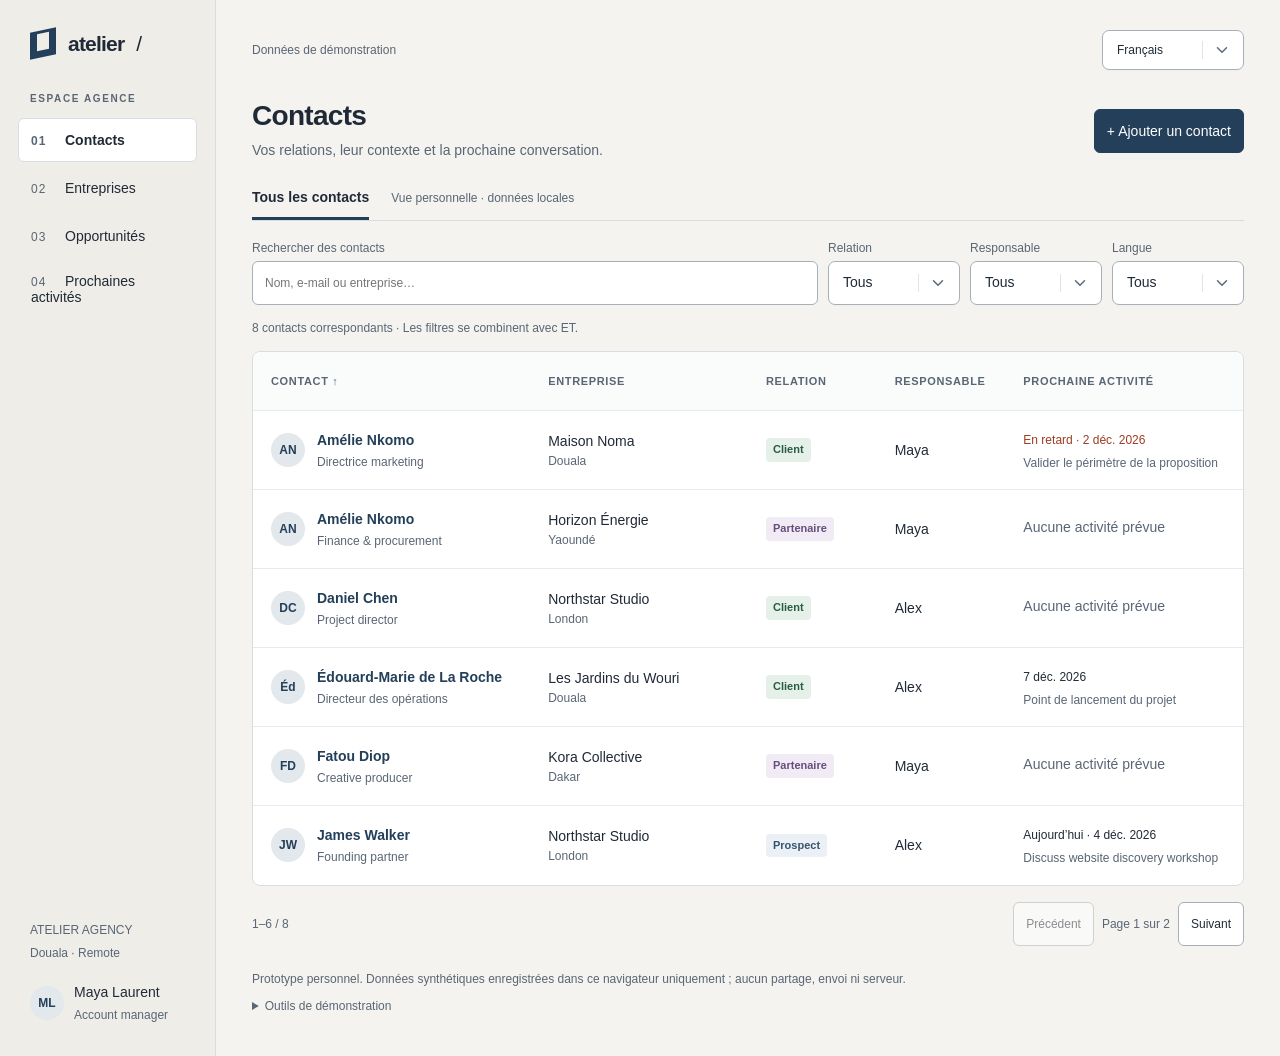
<file: examples/sales/index.html>
<!doctype html>
<html lang="fr">
<head>
<meta charset="utf-8"><meta name="viewport" content="width=device-width, initial-scale=1">
<title>Atelier · CRM</title>
<style>
:root{--canvas:#f4f3ef;--surface:#fff;--ink:#202a36;--muted:#596675;--line:#d8dde2;--accent:#233f59;--selected:#e8eef3;--success:#285c46;--warning:#9b3d22;--focus:#b65820;--radius:8px;font-family:-apple-system,BlinkMacSystemFont,"Segoe UI",sans-serif;color:var(--ink);background:var(--canvas);font-size:14px}*{box-sizing:border-box}body{margin:0}button,input,select,textarea{font:inherit}button,a,input,select,textarea{touch-action:manipulation}button{cursor:pointer}button,input,select,textarea{border:1px solid #a7b0b9;border-radius:6px;background:#fff;color:var(--ink);min-height:44px;padding:10px 12px}button:hover{background:#eef1f3}button:disabled{opacity:.5;cursor:default}button.primary{background:var(--accent);color:#fff;border-color:var(--accent)}button.primary:hover{background:#152e44}button.quiet{border-color:transparent;background:transparent}button.small{padding:6px 10px}a{color:var(--accent)}:focus-visible{outline:3px solid var(--focus);outline-offset:3px}button,a{ -webkit-tap-highlight-color:transparent}h1,h2,h3,p{margin:0}h1{font-size:28px;letter-spacing:-.7px}h2{font-size:23px;letter-spacing:-.4px}h3{font-size:16px}small,.muted{color:var(--muted)}small{font-size:12px}.shell{display:grid;grid-template-columns:216px minmax(0,1fr);min-height:100vh}.sidebar{padding:30px 18px;border-right:1px solid var(--line);display:flex;flex-direction:column;background:#eeede8}.brand{display:flex;align-items:center;gap:12px;margin:0 12px 36px;font-size:21px;font-weight:700;letter-spacing:-.8px}.mark{width:26px;height:27px;display:inline-block;border:7px solid var(--accent);border-top-width:3px;transform:skewY(-12deg)}.workspace{margin:0 12px 14px;text-transform:uppercase;font-size:10px;font-weight:700;letter-spacing:1.6px;color:var(--muted)}nav{display:grid;gap:4px}nav button{text-align:left;background:transparent;border-color:transparent;font-weight:500}nav button.active{background:#fff;border-color:var(--line);font-weight:650}nav .n{display:inline-flex;margin-right:10px;width:24px;color:var(--muted);font-size:12px;letter-spacing:1px}.aside-foot{margin-top:auto;padding:40px 12px 0;line-height:1.6}.user{display:flex;gap:10px;align-items:center;margin-top:18px}.avatar{width:34px;height:34px;flex:none;border-radius:50%;display:grid;place-items:center;background:#e2e8eb;color:var(--accent);font-weight:650;font-size:12px}.main{min-width:0;padding:30px 36px 40px;max-width:1640px}.topline{display:flex;justify-content:space-between;align-items:center;gap:12px;margin-bottom:30px;color:var(--muted);font-size:12px}.locale{padding:6px 10px;min-height:38px}.heading{display:flex;justify-content:space-between;align-items:center;gap:16px;margin-bottom:28px}.heading p{margin-top:8px;color:var(--muted);line-height:1.5}.view{border-bottom:1px solid var(--line);display:flex;gap:22px;margin-bottom:20px}.view span{border-bottom:3px solid var(--accent);padding:0 0 12px;font-weight:650}.view small{padding-top:2px}.toolbar{display:flex;gap:10px;flex-wrap:wrap;align-items:end;margin-bottom:16px}.toolbar label{display:grid;gap:6px;color:var(--muted);font-size:12px}.toolbar .search{flex:1;min-width:210px}.toolbar input{width:100%}.toolbar select{max-width:190px}.results-meta{display:flex;align-items:center;justify-content:space-between;gap:10px;margin:16px 0;font-size:12px;color:var(--muted)}.scope{display:flex;gap:6px;flex-wrap:wrap}.filter-chip{min-height:32px;font-size:12px;padding:4px 9px;background:#e7ecef;border-color:#becbd5}.table-wrap{background:var(--surface);border:1px solid var(--line);border-radius:var(--radius);overflow-x:auto}table{border-collapse:collapse;width:100%;text-align:left;table-layout:fixed}th{font-size:11px;color:var(--muted);font-weight:650;text-transform:uppercase;letter-spacing:.65px;background:#fafbfb;height:44px}td,th{padding:14px 18px;border-bottom:1px solid #e7eaed;overflow-wrap:anywhere}tr:last-child td{border-bottom:0}td{height:79px;line-height:1.5}tbody tr:hover{background:#f9fafb}.identity{display:flex;gap:12px;align-items:center;min-width:0}.identity a{font-weight:650;text-decoration:none}.identity a:hover{text-decoration:underline}.identity small{display:block;margin-top:2px}.badge{display:inline-block;font-size:11px;line-height:1.4;border-radius:4px;padding:4px 7px;font-weight:600;background:#edf0f2;color:#42505f}.badge.client{background:#e5f0e9;color:#285c46}.badge.prospect{background:#eaf0f6;color:#36546e}.badge.partner{background:#f0ebf4;color:#684d7b}.overdue{color:var(--warning);font-size:12px}.due{font-size:12px}.footer{display:flex;justify-content:space-between;gap:14px;align-items:center;padding-top:16px;color:var(--muted);font-size:12px}.pager{display:flex;gap:8px;align-items:center}.empty{background:#fff;border:1px solid var(--line);padding:56px 24px;text-align:center;border-radius:8px}.empty p{margin:10px 0 20px;color:var(--muted)}.activity-list{background:#fff;border:1px solid var(--line);border-radius:8px}.activity-row{display:grid;grid-template-columns:minmax(0,1fr) 110px auto;gap:20px;align-items:center;padding:20px;border-bottom:1px solid var(--line)}.activity-row:last-child{border:0}.activity-row p{margin-top:5px}.activity-row.done h3{text-decoration:line-through;color:var(--muted)}.company-grid{display:grid;grid-template-columns:repeat(2,minmax(0,1fr));gap:16px}.company{border:1px solid var(--line);padding:24px;background:white;border-radius:8px}.company .line{display:flex;justify-content:space-between;gap:12px;padding-top:16px;margin-top:16px;border-top:1px solid var(--line)}.company p{margin-top:7px}.money{text-align:right;font-variant-numeric:tabular-nums}.banner{background:#fff2e9;border:1px solid #ce8b60;color:#74300e;padding:12px;margin-bottom:16px;border-radius:6px;line-height:1.5}.banner:empty{display:none}.notice{color:var(--muted);font-size:12px;line-height:1.6;margin-top:24px}.notice details{margin-top:8px}.notice button{margin-top:8px}.status{position:fixed;bottom:20px;left:50%;transform:translateX(-50%);max-width:calc(100% - 32px);background:#233f59;color:white;padding:12px 20px;border-radius:7px;box-shadow:0 4px 20px #0002;z-index:5}.status:empty{display:none}dialog{padding:0;border:1px solid var(--line);border-radius:12px;width:min(560px,calc(100vw - 32px));max-height:calc(100dvh - 32px);color:var(--ink);box-shadow:0 24px 100px #15212e33}dialog::backdrop{background:#17212d61}.dialog-head{padding:24px 26px;border-bottom:1px solid var(--line);display:flex;justify-content:space-between;gap:16px;align-items:start}.dialog-head p{margin-top:7px;color:var(--muted)}.dialog-head .close{font-size:20px;min-width:44px;padding:5px}.dialog-body{padding:24px 26px}.dialog-body section+section{border-top:1px solid var(--line);padding-top:22px;margin-top:24px}.section-title{display:flex;align-items:center;justify-content:space-between;gap:10px;margin-bottom:16px}.properties{display:grid;grid-template-columns:110px minmax(0,1fr);gap:14px;margin:0}.properties dt{color:var(--muted);font-size:12px}.properties dd{margin:0;overflow-wrap:anywhere}.dialog-actions{display:flex;gap:10px;justify-content:end;padding:18px 26px;border-top:1px solid var(--line);background:#fafbfb}.form-grid{display:grid;grid-template-columns:1fr 1fr;gap:16px}.form-grid label{display:grid;gap:7px;font-size:12px;color:var(--muted)}.form-grid input,.form-grid select,.form-grid textarea{width:100%;min-width:0}.full{grid-column:1/-1}.form-error{color:#8c2f16;background:#fff0ea;padding:12px;border-radius:6px;margin-bottom:16px;line-height:1.5}.form-error:empty{display:none}.related{margin-top:12px;display:flex;justify-content:space-between;gap:14px;align-items:center}.related p{font-weight:600}.related small{display:block;margin-top:4px}.draft-note{font-size:12px;color:var(--muted);margin-top:16px;line-height:1.5}.mobile-activity{display:none}.sort-link{border:0;background:none;min-height:30px;padding:0;font:inherit;font-weight:inherit;color:inherit;text-transform:inherit;letter-spacing:inherit}.subtle-row{margin-top:8px;font-size:12px;line-height:1.5}
@media(max-width:1150px){.shell{grid-template-columns:175px minmax(0,1fr)}.sidebar{padding-inline:10px}.main{padding:24px}.brand{font-size:19px}.col-owner{display:none}th,td{padding:14px}.col-name{width:31%!important}}
@media(max-width:780px){input,select,textarea{font-size:16px}.shell{display:block}.sidebar{padding:16px;border-right:0;border-bottom:1px solid var(--line)}.brand{margin:0;font-size:20px}.workspace,.aside-foot{display:none}nav{display:flex;margin-top:14px;overflow-x:auto;gap:4px}nav button{white-space:nowrap;padding:8px 10px;min-height:44px}nav .n{display:none}.main{padding:20px 16px 32px}.topline{margin-bottom:22px}.heading{align-items:start}.heading h1{font-size:25px}.heading p{max-width:37ch}.heading .primary{flex:none}.toolbar .search{flex-basis:100%}.toolbar label{flex:1;min-width:115px}.toolbar select{max-width:none;width:100%}.company-grid{grid-template-columns:1fr}.col-company,.col-next{display:none}.col-name{width:68%!important}.col-status{width:32%!important}.identity{align-items:start;gap:10px}.identity .avatar{width:30px;height:30px}.mobile-activity{display:block;font-size:12px;margin-top:6px}.desktop-company{display:none}td{vertical-align:top;padding:16px 12px}.footer{align-items:start;flex-direction:column}.pager{width:100%;justify-content:space-between}.activity-row{grid-template-columns:1fr auto;gap:12px;padding:16px}.activity-row .activity-date{grid-column:1;grid-row:2}.activity-row>button{grid-column:2;grid-row:1/3}.opps-table{min-width:630px}.dialog-body{padding:20px}.dialog-head{padding:20px}.dialog-actions{padding:16px 20px}.form-grid{grid-template-columns:1fr}.full{grid-column:auto}.properties{grid-template-columns:85px minmax(0,1fr)}.results-meta{align-items:start;flex-direction:column}.heading{flex-wrap:wrap}.heading button{margin-left:auto}}
@media(prefers-reduced-motion:no-preference){button{transition:background 120ms}dialog[open]{animation:appear 160ms ease-out}@keyframes appear{from{opacity:0}to{opacity:1}}}
/* Authored dropdown controls; native selects remain hidden data/form backing. */
select[data-customized]{display:none!important}
.dropdown-trigger{display:inline-flex;align-items:center;justify-content:space-between;gap:16px;text-align:left;min-height:44px;padding:10px 12px 10px 14px;border:1px solid #a7b0b9;border-radius:7px;background:#fff;box-shadow:0 1px 2px #202a3605;line-height:1.4;font-weight:500;min-width:0;color:var(--ink);cursor:pointer}
.dropdown-trigger:hover{border-color:#738293;background:#f8fafb}
.dropdown-trigger[aria-expanded="true"]{border-color:var(--accent);background:#f3f6f8;box-shadow:0 0 0 2px #233f5914}
.dropdown-value{min-width:0;overflow-wrap:anywhere}
.dropdown-chevron{display:flex;align-items:center;justify-content:center;flex:none;color:#5a6d7d;border-left:1px solid #dfe4e8;padding-left:10px;margin-left:2px}
.dropdown-trigger[aria-expanded="true"] .dropdown-chevron svg{transform:rotate(180deg)}
.dropdown-trigger.locale{min-width:142px;font-size:12px;min-height:40px;padding-block:8px}
.toolbar .dropdown-trigger{min-width:132px;width:100%;font-size:14px}
.form-grid .dropdown-trigger{width:100%;font-size:14px;min-width:0}
td .dropdown-trigger{width:100%;min-width:0;font-size:13px;padding-inline:10px;gap:8px}
td .dropdown-chevron{padding-left:6px}
.dropdown-popover{position:fixed;inset:auto;margin:0;padding:6px;border:1px solid #bcc7d0;border-radius:10px;background:#fff;color:var(--ink);box-shadow:0 12px 36px #172b3a26,0 2px 6px #172b3a12;z-index:40;overflow:hidden;font:14px/1.4 -apple-system,BlinkMacSystemFont,"Segoe UI",sans-serif;text-align:left;box-sizing:border-box;max-width:calc(100vw - 16px)}
.dropdown-popover::backdrop{background:transparent}
.dropdown-caption{padding:9px 10px 10px;font-size:10px;font-weight:700;line-height:1.3;text-transform:uppercase;letter-spacing:1.1px;color:var(--muted);overflow-wrap:anywhere}
.dropdown-list{overflow-y:auto;overscroll-behavior:contain;scroll-padding:5px;min-height:0;padding:2px;outline:none;scrollbar-width:thin;scrollbar-color:#a5b2bd transparent}
.dropdown-list:focus-visible{outline:2px solid var(--accent);outline-offset:-2px;border-radius:5px}
.dropdown-option{display:flex;gap:12px;align-items:center;justify-content:space-between;min-height:44px;padding:10px 11px;border-radius:6px;cursor:pointer;border:1px solid transparent;line-height:1.45;color:var(--ink)}
.dropdown-option-copy{display:grid;gap:2px;min-width:0}.dropdown-option-label{min-width:0;overflow-wrap:anywhere}.dropdown-option-description{font-size:12px;font-weight:400;color:var(--muted);line-height:1.45;overflow-wrap:anywhere}.dropdown-value .dropdown-option-description{display:block;margin-top:3px}
.dropdown-option[aria-selected="true"]{background:#edf2f6;color:#233f59;font-weight:600}
.dropdown-option.is-active{background:#e0e9f0;border-color:#9bacbc}
.dropdown-option[aria-disabled="true"]{opacity:.5;cursor:default}
.dropdown-check{display:flex;flex:none;width:18px;color:var(--accent);visibility:hidden}
.dropdown-option[aria-selected="true"] .dropdown-check{visibility:visible}
.dropdown-search-wrap{padding:0 4px 8px;border-bottom:1px solid #e5e9ed;margin-bottom:4px}
.dropdown-search{width:100%;min-height:40px;padding:8px 10px;background:#f8fafb;border-color:#c3cdd5;font-size:14px}
.dropdown-empty{padding:16px 12px;color:var(--muted);font-size:13px}
@media(max-width:780px){.toolbar .dropdown-trigger{min-width:0;font-size:16px}.form-grid .dropdown-trigger,.dropdown-search{font-size:16px}.dropdown-option{min-height:46px}.dropdown-trigger.locale{min-width:140px}.dropdown-popover{border-radius:9px}}
@media(prefers-reduced-motion:no-preference){.dropdown-chevron svg{transition:transform 140ms ease}}

</style>
</head>
<body>
<div id="app"></div><dialog id="record" aria-labelledby="dialog-title"></dialog><div id="status" class="status" role="status" aria-live="polite"></div>
<script>
'use strict';
const KEY='atelier-crm-v1', UIKEY=KEY+'-view';
const words={fr:{contacts:'Contacts',companies:'Entreprises',opportunities:'Opportunités',activities:'Prochaines activités',workspace:'Espace agence',synthetic:'Données de démonstration',desc:'Vos relations, leur contexte et la prochaine conversation.',addContact:'Ajouter un contact',allContacts:'Tous les contacts',local:'Vue personnelle · données locales',search:'Rechercher des contacts',searchHint:'Nom, e-mail ou entreprise…',status:'Relation',owner:'Responsable',language:'Langue',all:'Tous',client:'Client',prospect:'Prospect',partner:'Partenaire',name:'Contact',company:'Entreprise',next:'Prochaine activité',noActivity:'Aucune activité prévue',overdue:'En retard',today:'Aujourd’hui',reset:'Réinitialiser',matches:'contacts correspondants',previous:'Précédent',nextPage:'Suivant',page:'Page',of:'sur',empty:'Aucun contact trouvé',emptyDesc:'Essayez un autre nom ou retirez un filtre.',edit:'Modifier',close:'Fermer',email:'E-mail',phone:'Téléphone',role:'Fonction',notSet:'Non renseigné',details:'Coordonnées',relatedOpps:'Opportunités liées',noOpp:'Aucune opportunité liée.',amount:'Montant',stage:'Étape',discovery:'Découverte',proposal:'Proposition',negotiation:'Négociation',won:'Gagnée',lost:'Perdue',cancel:'Annuler',save:'Enregistrer',newContact:'Nouveau contact',editContact:'Modifier le contact',fullName:'Nom complet',required:'Requis',saved:'Enregistré sur cet appareil.',saveError:'Échec de l’enregistrement. Vos saisies sont conservées. Réessayez.',draft:'Le brouillon est conservé en mémoire si vous fermez ce formulaire.',addActivity:'Ajouter une activité',activityTitle:'Objet du suivi',dueDate:'Date d’échéance',contact:'Contact',complete:'Terminer',undo:'Rétablir',open:'À faire',done:'Terminées',activitiesDesc:'Un suivi clair pour chaque relation. Les dates sont locales.',noTasks:'Aucune activité dans cette vue',noTasksDesc:'Ajoutez un suivi depuis un contact ou ci-dessus.',companiesDesc:'Les entreprises reliées à vos contacts et à vos opportunités.',oppsDesc:'Des dossiers commerciaux reliés à leurs interlocuteurs.',contactsCount:'contacts',openValue:'Opportunités ouvertes',viewContacts:'Voir les contacts',primaryContact:'Contact principal',boundary:'Prototype personnel. Données synthétiques enregistrées dans ce navigateur uniquement ; aucun partage, envoi ni serveur.',demoTools:'Outils de démonstration',failNext:'Simuler un échec au prochain enregistrement',failureArmed:'Le prochain enregistrement échouera volontairement.',storageRead:'Le stockage local est inaccessible ou invalide. Les données de démonstration sont affichées ; les changements restent non enregistrés tant que le stockage échoue.',activityFor:'Suivi pour',draftRecovery:'Brouillon récupéré.',completed:'Activité terminée.',restored:'Activité rétablie.',date:'Échéance',contactDesc:'Créez une relation et attribuez son suivi.',editDesc:'Mettez à jour les informations partagées dans cette vue.',notFound:'Ce contact est introuvable.',contactRequired:'Saisissez un nom et une adresse e-mail valides.',activityRequired:'Saisissez un objet, une date et un contact.',opportunity:'Opportunité',activity:'Activité',due:'À venir',countScope:'Les filtres se combinent avec ET.',noCompany:'Sans entreprise'},en:{contacts:'Contacts',companies:'Companies',opportunities:'Opportunities',activities:'Next activities',workspace:'Agency workspace',synthetic:'Synthetic demo data',desc:'Your relationships, their context, and the next conversation.',addContact:'Add contact',allContacts:'All contacts',local:'Personal view · local data',search:'Search contacts',searchHint:'Name, email or company…',status:'Relationship',owner:'Owner',language:'Language',all:'All',client:'Client',prospect:'Prospect',partner:'Partner',name:'Contact',company:'Company',next:'Next activity',noActivity:'No activity scheduled',overdue:'Overdue',today:'Today',reset:'Reset filters',matches:'matching contacts',previous:'Previous',nextPage:'Next',page:'Page',of:'of',empty:'No contacts found',emptyDesc:'Try another name or remove a filter.',edit:'Edit',close:'Close',email:'Email',phone:'Phone',role:'Role',notSet:'Not set',details:'Contact details',relatedOpps:'Related opportunities',noOpp:'No related opportunities.',amount:'Amount',stage:'Stage',discovery:'Discovery',proposal:'Proposal',negotiation:'Negotiation',won:'Won',lost:'Lost',cancel:'Cancel',save:'Save',newContact:'New contact',editContact:'Edit contact',fullName:'Full name',required:'Required',saved:'Saved on this device.',saveError:'Save failed. Your input is preserved. Please retry.',draft:'Your draft stays in memory if you close this form.',addActivity:'Add activity',activityTitle:'Follow-up subject',dueDate:'Due date',contact:'Contact',complete:'Complete',undo:'Undo',open:'To do',done:'Completed',activitiesDesc:'A clear next step for every relationship. Dates use local time.',noTasks:'No activities in this view',noTasksDesc:'Add a follow-up from a contact or above.',companiesDesc:'The companies connected to your contacts and opportunities.',oppsDesc:'Commercial work connected to the people behind it.',contactsCount:'contacts',openValue:'Open opportunities',viewContacts:'View contacts',primaryContact:'Primary contact',boundary:'Personal prototype. Synthetic data stored only in this browser; no sharing, sending or server.',demoTools:'Demo tools',failNext:'Fail the next save',failureArmed:'The next save will intentionally fail.',storageRead:'Local storage is unavailable or invalid. Showing demo data; changes will remain unsaved while storage fails.',activityFor:'Follow-up for',draftRecovery:'Draft recovered.',completed:'Activity completed.',restored:'Activity restored.',date:'Due',contactDesc:'Create a relationship and assign its follow-up.',editDesc:'Update the information shared across this view.',notFound:'This contact could not be found.',contactRequired:'Enter a name and valid email address.',activityRequired:'Enter a subject, date and contact.',opportunity:'Opportunity',activity:'Activity',due:'Upcoming',countScope:'Filters combine with AND.',noCompany:'No company'}};
Object.assign(words.fr,{storageUnavailable:'Le stockage est inaccessible. Les données de démonstration restent temporaires.',storageMalformed:'Le contenu enregistré est illisible. Sa version originale est conservée.',storageInvalid:'La structure des données enregistrées est invalide. La version originale est conservée.',storageNewer:'Ces données utilisent une version plus récente non prise en charge.',storageMigration:'La migration des données existantes a échoué. Les données valides restent affichées et la source est conservée.',storageChanged:'Les données enregistrées ont changé depuis leur chargement.',storageBlocked:'Les écritures sont bloquées. Réessayez le chargement ou choisissez une réinitialisation avec copie de sauvegarde.',storageRetry:'Réessayer le chargement',storageReset:'Réinitialiser la démo et garder la source',storageSource:'Télécharger la source enregistrée',storageRecovered:'Démo réinitialisée ; la source originale est sauvegardée séparément.',storageReloaded:'Données rechargées.',viewStorageWarning:'Les préférences de vue ne peuvent pas être enregistrées ; leur valeur originale reste conservée.'});
Object.assign(words.en,{storageUnavailable:'Storage is unavailable. The displayed demo data is temporary.',storageMalformed:'The saved content is unreadable. Its original bytes are preserved.',storageInvalid:'The saved data has an invalid structure. Its original bytes are preserved.',storageNewer:'This saved data uses an unsupported newer version.',storageMigration:'Migration failed. The valid existing data is still displayed and its source is preserved.',storageChanged:'Saved data changed since it was loaded.',storageBlocked:'Writes are blocked. Retry loading or explicitly reset with a source backup.',storageRetry:'Retry loading',storageReset:'Reset demo and keep saved source',storageSource:'Download saved source',storageRecovered:'Demo reset; original saved bytes are backed up separately.',storageReloaded:'Data reloaded.',viewStorageWarning:'View preferences cannot be saved; their original value is preserved.'});
Object.assign(words.fr,{interfaceLanguage:'Langue de l’interface',searchChoices:'Rechercher une option…',noChoices:'Aucune option correspondante.'});
Object.assign(words.en,{interfaceLanguage:'Interface language',searchChoices:'Search choices…',noChoices:'No matching choices.'});
let failNext=false, noticeTimer, opener, dialogMode='', activeId='', draftMap={}, activityView='open';
const clone=x=>JSON.parse(JSON.stringify(x));
function day(offset=0){let d=new Date();d.setDate(d.getDate()+offset);return `${d.getFullYear()}-${String(d.getMonth()+1).padStart(2,'0')}-${String(d.getDate()).padStart(2,'0')}`}
const seed={companies:[{id:'co1',name:'Maison Noma',sector:'Design & lifestyle',city:'Douala'},{id:'co2',name:'Horizon Énergie',sector:'Énergie / Energy',city:'Yaoundé'},{id:'co3',name:'Northstar Studio',sector:'Architecture',city:'London'},{id:'co4',name:'Les Jardins du Wouri',sector:'Hospitalité / Hospitality',city:'Douala'},{id:'co5',name:'Kora Collective',sector:'Culture & events',city:'Dakar'}],contacts:[{id:'c1',name:'Amélie Nkomo',email:'amelie.nkomo@example.com',phone:'+237 690 123 456',role:'Directrice marketing',company:'co1',status:'client',owner:'Maya',language:'fr'},{id:'c2',name:'James Walker',email:'james.walker@example.com',phone:'+44 7700 900123',role:'Founding partner',company:'co3',status:'prospect',owner:'Alex',language:'en'},{id:'c3',name:'Sarah Mballa',email:'sarah.mballa@example.com',phone:'+237 691 222 333',role:'Responsable communication',company:'co2',status:'prospect',owner:'Maya',language:'fr'},{id:'c4',name:'Édouard-Marie de La Roche',email:'edouard.delaroche@example.com',phone:'',role:'Directeur des opérations',company:'co4',status:'client',owner:'Alex',language:'fr'},{id:'c5',name:'Fatou Diop',email:'fatou.diop@example.com',phone:'+221 77 000 1122',role:'Creative producer',company:'co5',status:'partner',owner:'Maya',language:'en'},{id:'c6',name:'Daniel Chen',email:'daniel.chen@example.com',phone:'',role:'Project director',company:'co3',status:'client',owner:'Alex',language:'en'},{id:'c7',name:'Amélie Nkomo',email:'amelie.finance@example.com',phone:'+237 692 444 555',role:'Finance & procurement',company:'co2',status:'partner',owner:'Maya',language:'fr'},{id:'c8',name:'Olivier Talla',email:'olivier.talla@example.com',phone:'+237 693 555 111',role:'Consultant indépendant',company:'',status:'prospect',owner:'Alex',language:'fr'}],opportunities:[{id:'o1',name:'Identité de marque / Brand identity',company:'co1',contact:'c1',amount:14500,stage:'proposal'},{id:'o2',name:'Website & launch campaign',company:'co3',contact:'c2',amount:24000,stage:'discovery'},{id:'o3',name:'Communication institutionnelle',company:'co2',contact:'c3',amount:18000,stage:'negotiation'},{id:'o4',name:'Expérience digitale / Digital experience',company:'co4',contact:'c4',amount:9200,stage:'won'}],activities:[{id:'a1',contact:'c1',title:'Valider le périmètre de la proposition',date:day(-2),done:false},{id:'a2',contact:'c2',title:'Discuss website discovery workshop',date:day(0),done:false},{id:'a3',contact:'c3',title:'Envoyer les références de campagne',date:day(1),done:false},{id:'a4',contact:'c4',title:'Point de lancement du projet',date:day(3),done:false},{id:'a5',contact:'c5',title:'Review partnership ideas',date:day(-5),done:true}]};
// STORAGE_LOGIC_START — shared verbatim with the Node verification harness.
function createAtelierStorage(storage, key, fixtures) {
  const copy = value => JSON.parse(JSON.stringify(value));
  const plain = value => value !== null && typeof value === 'object' && !Array.isArray(value);
  const idOK = value => typeof value === 'string' && /^[A-Za-z][A-Za-z0-9_-]*$/.test(value);
  const text = (value, required = false) => typeof value === 'string' && (!required || value.trim().length > 0);
  const dateOK = value => {
    if (typeof value !== 'string' || !/^\d{4}-\d{2}-\d{2}$/.test(value) || value.startsWith('0000')) return false;
    const date = new Date(value + 'T12:00:00Z');
    return Number.isFinite(date.valueOf()) && date.toISOString().slice(0, 10) === value;
  };
  function validate(data) {
    if (!plain(data)) throw Error('data-object');
    const ids = new Set();
    for (const collection of ['companies', 'contacts', 'opportunities', 'activities']) {
      if (!Array.isArray(data[collection])) throw Error('collection-' + collection);
      for (const record of data[collection]) {
        if (!plain(record) || !idOK(record.id) || ids.has(record.id)) throw Error('record-id-' + collection);
        ids.add(record.id);
      }
    }
    const companyIds = new Set(data.companies.map(record => record.id));
    const contactIds = new Set(data.contacts.map(record => record.id));
    for (const record of data.companies) {
      if (!text(record.name, true) || !text(record.sector) || !text(record.city)) throw Error('company-fields');
    }
    for (const record of data.contacts) {
      if (!text(record.name, true) || !text(record.email, true) || !/^[^\s@]+@[^\s@]+$/.test(record.email) ||
          !text(record.phone) || !text(record.role) || !text(record.company) ||
          (record.company !== '' && !companyIds.has(record.company)) ||
          !['client', 'prospect', 'partner'].includes(record.status) ||
          !['Maya', 'Alex'].includes(record.owner) || !['fr', 'en'].includes(record.language)) throw Error('contact-fields-or-relation');
    }
    for (const record of data.opportunities) {
      if (!text(record.name, true) || !companyIds.has(record.company) || !contactIds.has(record.contact) ||
          typeof record.amount !== 'number' || !Number.isFinite(record.amount) || record.amount < 0 ||
          !['discovery', 'proposal', 'negotiation', 'won', 'lost'].includes(record.stage)) throw Error('opportunity-fields-or-relation');
    }
    for (const record of data.activities) {
      if (!text(record.title, true) || !contactIds.has(record.contact) || !dateOK(record.date) || typeof record.done !== 'boolean') throw Error('activity-fields-or-relation');
    }
    return true;
  }
  validate(fixtures);
  let state;
  function backup(raw, label) {
    let suffix = 0;
    while (true) {
      const backupKey = key + ':' + label + (suffix ? ':' + suffix : '');
      const existing = storage.getItem(backupKey);
      if (existing === raw) return backupKey;
      if (existing === null) { storage.setItem(backupKey, raw); return backupKey; }
      suffix += 1;
    }
  }
  function envelope(data) { return JSON.stringify({schemaVersion: 1, data}); }
  function load() {
    state = {status: 'first-use', writable: true, data: copy(fixtures), originalRaw: null, expectedRaw: null, backupKey: null, error: ''};
    let raw;
    try { raw = storage.getItem(key); } catch (error) {
      Object.assign(state, {status: 'unavailable', writable: false, error: String(error.message || error)}); return state;
    }
    state.originalRaw = state.expectedRaw = raw;
    if (raw === null) return state;
    let parsed;
    try { parsed = JSON.parse(raw); } catch {
      Object.assign(state, {status: 'malformed', writable: false}); return state;
    }
    let legacy = false;
    if (plain(parsed) && Object.prototype.hasOwnProperty.call(parsed, 'schemaVersion')) {
      if (parsed.schemaVersion !== 1) {
        Object.assign(state, {status: Number.isInteger(parsed.schemaVersion) && parsed.schemaVersion > 1 ? 'newer' : 'invalid', writable: false}); return state;
      }
    } else legacy = true;
    const data = legacy ? parsed : parsed.data;
    try { validate(data); } catch (error) {
      Object.assign(state, {status: 'invalid', writable: false, error: error.message}); return state;
    }
    state.data = copy(data);
    if (!legacy) { state.status = 'valid'; return state; }
    // Keep exact legacy bytes before any migration write. A failed backup or
    // write leaves the main key untouched, with valid legacy data still shown.
    try {
      state.backupKey = backup(raw, 'legacy-source');
      const migrated = envelope(data);
      storage.setItem(key, migrated);
      state.expectedRaw = migrated;
      state.status = 'migrated';
    } catch (error) {
      Object.assign(state, {status: 'migration-failed', writable: false, error: String(error.message || error)});
    }
    return state;
  }
  function commit(data) {
    if (!state.writable) return {ok: false, reason: 'blocked'};
    try { validate(data); } catch (error) { return {ok: false, reason: 'invalid-mutation', error: error.message}; }
    try {
      const current = storage.getItem(key);
      if (current !== state.expectedRaw) {
        Object.assign(state, {status: 'changed', writable: false, originalRaw: current});
        return {ok: false, reason: 'changed'};
      }
      const raw = envelope(data);
      storage.setItem(key, raw);
      state.data = copy(data);
      state.expectedRaw = raw;
      state.status = 'valid';
      return {ok: true};
    } catch (error) { return {ok: false, reason: 'rejected', error: String(error.message || error)}; }
  }
  function reset() {
    // This is called only by the explicitly labeled recovery button. Never
    // replace an existing value unless its exact bytes are safely backed up.
    try {
      const current = storage.getItem(key);
      const backupKey = current === null ? null : backup(current, 'recovery-source');
      const raw = envelope(fixtures);
      storage.setItem(key, raw);
      Object.assign(state, {status: 'recovered', writable: true, data: copy(fixtures), expectedRaw: raw, originalRaw: current, backupKey, error: ''});
      return {ok: true, backupKey};
    } catch (error) { return {ok: false, reason: 'recovery-rejected', error: String(error.message || error)}; }
  }
  load();
  return {get state() { return state; }, validate, commit, reset, reload: load};
}
// STORAGE_LOGIC_END
const recordStore = createAtelierStorage({getItem:key=>window.localStorage.getItem(key),setItem:(key,value)=>window.localStorage.setItem(key,value)}, KEY, seed);
let db = recordStore.state.data;
let ui={lang:'fr',page:'contacts',q:'',status:'',owner:'',language:'',sort:'asc',p:1};
let viewWritable=true;
try {
  const raw=localStorage.getItem(UIKEY);
  if(raw!==null){
    const saved=JSON.parse(raw);
    if(!saved||typeof saved!=='object'||Array.isArray(saved))throw Error('view');
    const check={lang:v=>['fr','en'].includes(v),page:v=>['contacts','companies','opportunities','activities'].includes(v),q:v=>typeof v==='string',status:v=>['','client','prospect','partner'].includes(v),owner:v=>['','Maya','Alex'].includes(v),language:v=>['','fr','en'].includes(v),sort:v=>['asc','desc'].includes(v),p:v=>Number.isInteger(v)&&v>=1};
    if(Object.entries(saved).some(([k,v])=>!check[k]||!check[k](v)))throw Error('view');
    Object.assign(ui,saved);
  }
}catch{viewWritable=false}

const t=k=>words[ui.lang][k]||k;
const esc=v=>String(v??'').replace(/[&<>"']/g,c=>({'&':'&amp;','<':'&lt;','>':'&gt;','"':'&quot;',"'":'&#39;'}[c]));
const normalize=s=>String(s).normalize('NFD').replace(/[\u0300-\u036f]/g,'').toLowerCase();
const company=id=>db.companies.find(x=>x.id===id);
const person=id=>db.contacts.find(x=>x.id===id);
const companyName=id=>company(id)?.name||t('noCompany');
const initials=n=>n.split(' ').filter(Boolean).slice(0,2).map(x=>x[0]).join('');
const locale=()=>ui.lang==='fr'?'fr-FR':'en-GB';
const dateText=d=>new Intl.DateTimeFormat(locale(),{day:'numeric',month:'short',year:'numeric'}).format(new Date(d+'T12:00:00'));
const money=n=>new Intl.NumberFormat(locale(),{style:'currency',currency:'EUR',maximumFractionDigits:0}).format(n);
function storeUI(){if(!viewWritable||!recordStore.state.writable)return;try{localStorage.setItem(UIKEY,JSON.stringify(ui))}catch{viewWritable=false}}
function announce(s){clearTimeout(noticeTimer);document.querySelector('#status').textContent=s;noticeTimer=setTimeout(()=>document.querySelector('#status').textContent='',4500)}
function commit(next){
  if(failNext){failNext=false;return false}
  const result=recordStore.commit(next);
  if(result.ok)db=recordStore.state.data;
  paintStorageWarning(result.ok?'':t('saveError'));
  return result.ok;
}
function paintStorageWarning(extra=''){
  const target=document.querySelector('#storage-warning');if(!target)return;
  const state=recordStore.state;
  const messages={unavailable:'storageUnavailable',malformed:'storageMalformed',invalid:'storageInvalid',newer:'storageNewer','migration-failed':'storageMigration',changed:'storageChanged'};
  const message=messages[state.status]?t(messages[state.status]):'';
  target.innerHTML=`${extra?`<p>${esc(extra)}</p>`:''}${message?`<p>${esc(message)} ${esc(t('storageBlocked'))}</p><div style="display:flex;flex-wrap:wrap;gap:8px;margin-top:10px"><button data-action="storage-retry">${t('storageRetry')}</button><button data-action="storage-reset">${t('storageReset')}</button>${state.originalRaw!==null?`<button data-action="storage-source">${t('storageSource')}</button>`:''}</div>`:''}${!viewWritable?`<p>${t('viewStorageWarning')}</p>`:''}`;
}
function recoverStorage(reset){
  captureDraft();
  const result=reset?recordStore.reset():null;
  if(reset&&!result.ok){paintStorageWarning(t('saveError'));return}
  if(!reset)recordStore.reload();
  db=recordStore.state.data;
  shell();
  document.querySelector('#storage-warning button')?.focus();
  if(recordStore.state.writable){document.querySelector('nav button.active')?.focus();announce(t(reset?'storageRecovered':'storageReloaded'))}
}
function downloadStorageSource(){
  const raw=recordStore.state.originalRaw;if(raw===null)return;
  const link=document.createElement('a'),url=URL.createObjectURL(new Blob([raw],{type:'text/plain;charset=utf-8'}));
  link.href=url;link.download='atelier-saved-source.txt';link.click();setTimeout(()=>URL.revokeObjectURL(url),1000);
}

function nextActivity(id){return db.activities.filter(a=>a.contact===id&&!a.done).sort((a,b)=>a.date.localeCompare(b.date)||a.id.localeCompare(b.id))[0]}
function dateLabel(a){if(!a)return `<span class="muted">${t('noActivity')}</span>`;const late=a.date<day();return `<span class="${late?'overdue':'due'}">${late?t('overdue')+' · ':a.date===day()?t('today')+' · ':''}${dateText(a.date)}</span>`}
function badge(c){return `<span class="badge ${c.status}">${t(c.status)}</span>`}
function options(values,value,translate=true){return values.map(v=>`<option value="${esc(v)}" ${v===value?'selected':''}>${esc(translate?t(v):v)}</option>`).join('')}
// Shared custom select presentation; hidden native controls retain FormData and change contracts.
let activeDropdown=null;
const dropdownChevron='<svg viewBox="0 0 20 20" width="18" height="18" fill="none" aria-hidden="true"><path d="m5 7.5 5 5 5-5" stroke="currentColor" stroke-width="1.7" stroke-linecap="round" stroke-linejoin="round"/></svg>';
const dropdownCheck='<svg viewBox="0 0 20 20" width="18" height="18" fill="none" aria-hidden="true"><path d="m4.5 10 3.5 3.5 7.5-7.5" stroke="currentColor" stroke-width="1.8" stroke-linecap="round" stroke-linejoin="round"/></svg>';
function focusControl(id){const node=document.getElementById(id);(node?.matches('select[data-customized]')?document.getElementById(node.dataset.controlId):node)?.focus()}
function syncDropdown(backing,trigger){
  const option=backing.selectedOptions[0];
  const value=trigger.querySelector('.dropdown-value');value.textContent=option?.textContent||t('notSet');
  if(option?.dataset.description){const detail=document.createElement('span');detail.className='dropdown-option-description';detail.textContent=option.dataset.description;value.append(detail)}
  trigger.setAttribute('aria-label',backing.dataset.fieldLabel+': '+(option?.textContent||t('notSet'))+(option?.dataset.description?' · '+option.dataset.description:''));
  trigger.disabled=backing.disabled;
  trigger.dataset.empty=backing.value===''?'true':'false';
}
function enhanceDropdowns(root=document){
  for(const backing of root.querySelectorAll('select:not([data-customized])')){
    const label=backing.closest('label');
    const fieldLabel=backing.getAttribute('aria-label')||(label?Array.from(label.childNodes).filter(node=>node.nodeType===3).map(node=>node.textContent).join(' ').trim():t('stage'));
    const id=backing.id||(backing.dataset.stage?'stage-'+backing.dataset.stage:(backing.form?.id||'choice')+'-'+backing.name);
    backing.dataset.customized='true';backing.dataset.controlId=id;backing.dataset.fieldLabel=fieldLabel;
    backing.id=id+'-backing';backing.hidden=true;backing.tabIndex=-1;backing.setAttribute('aria-hidden','true');
    // The form submit handlers validate required relations. A hidden required
    // select must not cause the browser's "not focusable" validation error.
    if(backing.required){backing.dataset.required='true';backing.required=false}
    const trigger=document.createElement('button');trigger.type='button';trigger.id=id;
    trigger.className='dropdown-trigger '+(backing.className||'');
    trigger.dataset.dropdownControl=id;trigger.setAttribute('aria-haspopup','listbox');trigger.setAttribute('aria-expanded','false');
    trigger.setAttribute('aria-controls',id+'-listbox');
    if(backing.dataset.required)trigger.dataset.required='true';
    trigger.innerHTML='<span class="dropdown-value"></span><span class="dropdown-chevron">'+dropdownChevron+'</span>';
    backing.insertAdjacentElement('afterend',trigger);if(label)label.htmlFor=id;
    syncDropdown(backing,trigger);
    trigger.addEventListener('click',()=>activeDropdown?.trigger===trigger?closeDropdown(true):openDropdown(backing,trigger));
    trigger.addEventListener('keydown',event=>{
      if(['ArrowDown','ArrowUp','Home','End','Enter',' '].includes(event.key)){
        event.preventDefault();openDropdown(backing,trigger,event.key==='Home'?'first':event.key==='End'?'last':'selected');
      }else if(event.key.length===1&&!event.ctrlKey&&!event.metaKey&&!event.altKey){
        event.preventDefault();openDropdown(backing,trigger,'selected',event.key);
      }
    });
  }
}
function closeDropdown(returnFocus=false){
  const state=activeDropdown;if(!state)return;
  activeDropdown=null;
  state.trigger.setAttribute('aria-expanded','false');state.trigger.removeAttribute('aria-activedescendant');
  if(typeof state.panel.hidePopover==='function'&&state.panel.matches(':popover-open'))state.panel.hidePopover();
  state.panel.remove();
  if(returnFocus&&state.trigger.isConnected)state.trigger.focus({preventScroll:true});
}
function placeDropdown(){
  const state=activeDropdown;if(!state)return;
  if(!state.trigger.isConnected){closeDropdown(false);return}
  const viewport=window.visualViewport;
  const leftEdge=(viewport?.offsetLeft||0)+8,topEdge=(viewport?.offsetTop||0)+8;
  const rightEdge=leftEdge+(viewport?.width||window.innerWidth)-16,bottomEdge=topEdge+(viewport?.height||window.innerHeight)-16;
  const box=state.trigger.getBoundingClientRect(),width=Math.min(Math.max(box.width,240),rightEdge-leftEdge);
  const below=Math.max(0,bottomEdge-box.bottom-6),above=Math.max(0,box.top-topEdge-6);
  const desired=Math.min(382,62+state.options.length*46+(state.search?54:0));
  const flip=below<Math.min(desired,220)&&above>below;
  const available=flip?above:below;
  const height=Math.min(desired,available);
  state.panel.style.width=width+'px';state.panel.style.maxHeight=Math.max(44,height)+'px';
  state.list.style.maxHeight=Math.max(44,height-(state.search?99:45))+'px';
  const actualHeight=state.panel.getBoundingClientRect().height;
  state.panel.style.left=Math.min(Math.max(box.left,leftEdge),rightEdge-width)+'px';
  state.panel.style.top=Math.max(topEdge,flip?box.top-6-actualHeight:Math.min(box.bottom+6,bottomEdge-actualHeight))+'px';
  state.panel.dataset.side=flip?'top':'bottom';
}
function dropdownOptions(state){return state.options.filter(option=>normalize(option.label+' '+option.description).includes(normalize(state.query)))}
function setDropdownActive(index,scroll=true){
  const state=activeDropdown;if(!state)return;
  const options=dropdownOptions(state);
  state.active=Math.max(0,Math.min(index,options.length-1));
  state.list.querySelectorAll('[role="option"]').forEach((node,i)=>node.classList.toggle('is-active',i===state.active));
  const node=state.list.querySelectorAll('[role="option"]')[state.active];
  const focusOwner=state.search||state.list;
  if(node){focusOwner.setAttribute('aria-activedescendant',node.id);if(scroll)node.scrollIntoView({block:'nearest'})}
  else focusOwner.removeAttribute('aria-activedescendant');
}
function renderDropdownOptions(){
  const state=activeDropdown;if(!state)return;
  const options=dropdownOptions(state);state.list.replaceChildren();state.empty.hidden=options.length>0;
  options.forEach((option,index)=>{
    const node=document.createElement('div');node.className='dropdown-option';node.id=state.trigger.id+'-option-'+option.index;
    node.setAttribute('role','option');node.setAttribute('aria-selected',String(option.value===state.backing.value));
    if(option.disabled)node.setAttribute('aria-disabled','true');
    const copy=document.createElement('span');copy.className='dropdown-option-copy';
    const label=document.createElement('span');label.className='dropdown-option-label';label.textContent=option.label;copy.append(label);
    if(option.description){const detail=document.createElement('span');detail.className='dropdown-option-description';detail.textContent=option.description;copy.append(detail)}
    const check=document.createElement('span');check.className='dropdown-check';check.innerHTML=dropdownCheck;
    node.append(copy,check);state.list.append(node);
    node.addEventListener('pointermove',()=>{if(activeDropdown===state&&!option.disabled)setDropdownActive(index,false)});
    node.addEventListener('click',()=>{if(!option.disabled)chooseDropdown(index)});
  });
  setDropdownActive(state.active,false);placeDropdown();
}
function chooseDropdown(index){
  const state=activeDropdown,option=state&&dropdownOptions(state)[index];if(!state||!option||option.disabled)return;
  state.backing.value=option.value;syncDropdown(state.backing,state.trigger);
  closeDropdown(true);
  state.backing.dispatchEvent(new Event('change',{bubbles:true}));
}
function moveDropdown(direction){
  const state=activeDropdown;if(!state)return;
  const options=dropdownOptions(state);let index=state.active;
  for(let count=0;count<options.length;count++){index=(index+direction+options.length)%options.length;if(!options[index].disabled){setDropdownActive(index);return}}
}
function dropdownTab(event){
  const state=activeDropdown;if(!state)return;event.preventDefault();
  const scope=state.trigger.closest('dialog[open]')||document;
  const stops=Array.from(scope.querySelectorAll('button,a[href],input,textarea,select,[tabindex]')).filter(node=>!state.panel.contains(node)&&!node.disabled&&node.tabIndex>=0&&node.getClientRects().length>0);
  const current=stops.indexOf(state.trigger),target=stops[current+(event.shiftKey?-1:1)]||(scope===document?state.trigger:stops[event.shiftKey?stops.length-1:0]);
  closeDropdown(false);target?.focus();
}
function dropdownTypeahead(character){
  const state=activeDropdown;if(!state)return;
  const now=Date.now();state.buffer=now-state.typedAt>700?character:state.buffer+character;state.typedAt=now;
  let match=dropdownOptions(state).findIndex(option=>!option.disabled&&normalize(option.label).startsWith(normalize(state.buffer)));
  if(match<0&&state.buffer.length>1){state.buffer=character;match=dropdownOptions(state).findIndex(option=>!option.disabled&&normalize(option.label).startsWith(normalize(character)))}
  if(match>=0)setDropdownActive(match);
}
function openDropdown(backing,trigger,position='selected',character=''){
  closeDropdown(false);if(trigger.disabled)return;
  const panel=document.createElement('div');panel.className='dropdown-popover';panel.setAttribute('popover','manual');
  const caption=document.createElement('div');caption.className='dropdown-caption';caption.textContent=backing.dataset.fieldLabel;panel.append(caption);
  const options=Array.from(backing.options).map((option,index)=>({value:option.value,label:option.textContent,description:option.dataset.description||'',index,disabled:option.disabled}));
  let search=null;
  if(options.length>6){
    const searchWrap=document.createElement('div');searchWrap.className='dropdown-search-wrap';search=document.createElement('input');
    search.type='search';search.className='dropdown-search';search.placeholder=t('searchChoices');search.setAttribute('aria-label',t('searchChoices')+' · '+backing.dataset.fieldLabel);
    search.setAttribute('role','combobox');search.setAttribute('aria-autocomplete','list');search.setAttribute('aria-expanded','true');search.setAttribute('aria-controls',trigger.id+'-listbox');searchWrap.append(search);panel.append(searchWrap);
  }
  const list=document.createElement('div');list.className='dropdown-list';list.id=trigger.id+'-listbox';list.setAttribute('role','listbox');list.setAttribute('aria-label',backing.dataset.fieldLabel);list.tabIndex=-1;panel.append(list);
  const empty=document.createElement('p');empty.className='dropdown-empty';empty.setAttribute('role','status');empty.textContent=t('noChoices');empty.hidden=true;panel.append(empty);
  const selected=Math.max(0,options.findIndex(option=>option.value===backing.value));
  activeDropdown={backing,trigger,panel,list,empty,search,options,query:'',active:position==='first'?0:position==='last'?options.length-1:selected,buffer:'',typedAt:0};
  // Being a descendant of the modal preserves its focus boundary. The Popover
  // API promotes the menu above dialog clipping; fixed positioning is the fallback.
  (trigger.closest('dialog[open]')||document.body).append(panel);
  if(typeof panel.showPopover==='function')panel.showPopover();
  trigger.setAttribute('aria-expanded','true');renderDropdownOptions();
  (search||list).focus({preventScroll:true});setDropdownActive(activeDropdown.active);
  if(character){if(search){search.value=character;activeDropdown.query=character;activeDropdown.active=0;renderDropdownOptions()}else dropdownTypeahead(character)}
  panel.addEventListener('keydown',event=>{
    if(event.key==='Escape'){event.preventDefault();event.stopPropagation();closeDropdown(true)}
    else if(event.key==='Tab')dropdownTab(event);
    else if(event.key==='ArrowDown'||event.key==='ArrowUp'){event.preventDefault();moveDropdown(event.key==='ArrowDown'?1:-1)}
    else if(event.key==='Home'||event.key==='End'){
      // Keep normal text-caret keys in a populated search field; Ctrl+Home/End
      // still provides list boundaries, as do Home/End on the listbox itself.
      if(event.target!==search||!search.value||event.ctrlKey){event.preventDefault();setDropdownActive(event.key==='Home'?0:dropdownOptions(activeDropdown).length-1)}
    }else if(event.key==='Enter'||(event.key===' '&&event.target!==search)){event.preventDefault();chooseDropdown(activeDropdown.active)}
    else if(!search&&event.key.length===1&&!event.ctrlKey&&!event.metaKey&&!event.altKey){event.preventDefault();dropdownTypeahead(event.key)}
  });
  if(search)search.addEventListener('input',()=>{if(activeDropdown){activeDropdown.query=search.value;activeDropdown.active=0;renderDropdownOptions()}});
}
document.addEventListener('pointerdown',event=>{if(activeDropdown&&!activeDropdown.panel.contains(event.target)&&!activeDropdown.trigger.contains(event.target))closeDropdown(true)},true);
document.addEventListener('focusin',event=>{if(activeDropdown&&!activeDropdown.panel.contains(event.target)&&!activeDropdown.trigger.contains(event.target))closeDropdown(false)});
window.addEventListener('resize',placeDropdown);
window.addEventListener('scroll',event=>{if(activeDropdown&&!activeDropdown.panel.contains(event.target))placeDropdown()},true);
window.visualViewport?.addEventListener('resize',placeDropdown);
window.visualViewport?.addEventListener('scroll',placeDropdown);

function rememberRerenderFocus(){
  const node=activeDropdown?.trigger||document.activeElement;if(!node||node===document.body)return null;
  const token={node,id:node.id||'',attrs:{}};
  for(const name of ['data-nav','data-clear','data-page','data-activity-view','data-action','data-stage','data-toggle','href'])if(node.hasAttribute(name))token.attrs[name]=node.getAttribute(name);
  return token;
}
function restoreRerenderFocus(token){
  if(!token||token.node.isConnected)return;
  let target=token.id?document.getElementById(token.id):null;
  if(!target){
    const entries=Object.entries(token.attrs);
    if(entries.length)target=Array.from(document.querySelectorAll('button,select,a')).find(node=>!node.disabled&&entries.every(([name,value])=>node.getAttribute(name)===value));
  }
  if(!target&&token.attrs['data-clear'])target=document.getElementById(token.attrs['data-clear']==='q'?'search':'filter-'+token.attrs['data-clear']);
  if(!target&&token.attrs['data-action']==='reset')target=document.getElementById('search');
  if(!target&&token.attrs['data-page'])target=document.getElementById('list-page-status');
  if(!target)target=document.querySelector('nav button.active');
  target?.focus();
}
function shell(){const token=rememberRerenderFocus();closeDropdown(false);shellRender();enhanceDropdowns();paintStorageWarning();restoreRerenderFocus(token)}
function renderPage(){const token=rememberRerenderFocus();closeDropdown(false);renderPageContent();enhanceDropdowns();restoreRerenderFocus(token)}
function renderResults(){const token=rememberRerenderFocus();closeDropdown(false);renderResultsContent();enhanceDropdowns();restoreRerenderFocus(token)}
function shellRender(){document.documentElement.lang=ui.lang;document.title=`Atelier · ${t(ui.page)}`;document.querySelector('#app').innerHTML=`<div class="shell"><aside class="sidebar"><div class="brand"><span class="mark" aria-hidden="true"></span>atelier<span style="font-weight:400">/</span></div><p class="workspace">${t('workspace')}</p><nav aria-label="Navigation">${['contacts','companies','opportunities','activities'].map((v,i)=>`<button data-nav="${v}" ${ui.page===v?'aria-current="page" class="active"':''}><span class="n" aria-hidden="true">0${i+1}</span>${t(v)}</button>`).join('')}</nav><div class="aside-foot"><small>ATELIER AGENCY<br>Douala · Remote</small><div class="user"><span class="avatar">ML</span><div>Maya Laurent<br><small>Account manager</small></div></div></div></aside><main class="main"><div class="topline"><span>${t('synthetic')}</span><select class="locale" id="locale" aria-label="${t('interfaceLanguage')}"><option value="fr" ${ui.lang==='fr'?'selected':''}>Français</option><option value="en" ${ui.lang==='en'?'selected':''}>English</option></select></div><div id="storage-warning" class="banner" role="alert"></div><div class="heading"><div><h1>${t(ui.page)}</h1><p>${t(ui.page==='contacts'?'desc':ui.page==='companies'?'companiesDesc':ui.page==='opportunities'?'oppsDesc':'activitiesDesc')}</p></div>${ui.page==='contacts'?`<button class="primary" data-action="create">+ ${t('addContact')}</button>`:ui.page==='activities'?`<button class="primary" data-action="add-activity">+ ${t('addActivity')}</button>`:''}</div><div id="controls"></div><div id="work"></div><div class="notice">${t('boundary')}<details><summary>${t('demoTools')}</summary><button class="small" data-action="fail">${t('failNext')}</button>${recordStore.state.originalRaw!==null?`<button class="small" data-action="storage-source">${t('storageSource')}</button>`:''}</details></div></main></div>`;renderPage()}
function renderPageContent(){let controls=document.querySelector('#controls');if(ui.page==='contacts'){controls.innerHTML=`<div class="view"><span>${t('allContacts')}</span><small>${t('local')}</small></div><div class="toolbar"><label class="search">${t('search')}<input id="search" type="search" placeholder="${t('searchHint')}" value="${esc(ui.q)}"></label><label>${t('status')}<select id="filter-status"><option value="">${t('all')}</option>${options(['client','prospect','partner'],ui.status)}</select></label><label>${t('owner')}<select id="filter-owner"><option value="">${t('all')}</option>${options(['Maya','Alex'],ui.owner,false)}</select></label><label>${t('language')}<select id="filter-language"><option value="">${t('all')}</option><option value="fr" ${ui.language==='fr'?'selected':''}>Français</option><option value="en" ${ui.language==='en'?'selected':''}>English</option></select></label></div>`}else if(ui.page==='activities'){controls.innerHTML=`<div class="view"><button class="quiet" data-activity-view="open" ${activityView==='open'?'aria-pressed="true" style="border-bottom:3px solid var(--accent);border-radius:0;font-weight:650"':'aria-pressed="false"'}>${t('open')} (${db.activities.filter(a=>!a.done).length})</button><button class="quiet" data-activity-view="done" aria-pressed="${activityView==='done'}" ${activityView==='done'?'style="border-bottom:3px solid var(--accent);border-radius:0;font-weight:650"':''}>${t('done')} (${db.activities.filter(a=>a.done).length})</button></div>`}else controls.innerHTML='';renderResults()}
function matches(){return db.contacts.filter(c=>(!ui.q||normalize([c.name,c.email,companyName(c.company)].join(' ')).includes(normalize(ui.q)))&&(!ui.status||c.status===ui.status)&&(!ui.owner||c.owner===ui.owner)&&(!ui.language||c.language===ui.language)).sort((a,b)=>(a.name.localeCompare(b.name,locale())*(ui.sort==='asc'?1:-1))||a.id.localeCompare(b.id))}
function renderResultsContent(){const work=document.querySelector('#work');if(ui.page==='contacts'){let list=matches(),totalPages=Math.max(1,Math.ceil(list.length/6));ui.p=Math.min(Math.max(1,ui.p),totalPages);let rows=list.slice((ui.p-1)*6,ui.p*6),active=['q','status','owner','language'].filter(k=>ui[k]);work.innerHTML=`<div class="results-meta"><span>${list.length} ${list.length===1?(ui.lang==='fr'?'contact correspondant':'matching contact'):t('matches')} · ${t('countScope')}</span><div class="scope">${active.map(k=>`<button class="filter-chip" data-clear="${k}">${esc(k==='status'?t(ui[k]):ui[k])} ×<span style="position:absolute;width:1px;height:1px;overflow:hidden"> ${t('reset')}</span></button>`).join('')}${active.length?`<button class="quiet small" data-action="reset">${t('reset')}</button>`:''}</div></div>${!list.length?`<div class="empty"><h2>${t('empty')}</h2><p>${t('emptyDesc')}</p><button data-action="reset">${t('reset')}</button></div>`:`<div class="table-wrap"><table><colgroup><col class="col-name" style="width:28%"><col class="col-company" style="width:22%"><col class="col-status" style="width:13%"><col class="col-owner" style="width:13%"><col class="col-next" style="width:24%"></colgroup><thead><tr><th scope="col" aria-sort="${ui.sort==='asc'?'ascending':'descending'}"><button class="sort-link" data-action="sort">${t('name')} ${ui.sort==='asc'?'↑':'↓'}</button></th><th scope="col" class="col-company">${t('company')}</th><th scope="col">${t('status')}</th><th scope="col" class="col-owner">${t('owner')}</th><th scope="col" class="col-next">${t('next')}</th></tr></thead><tbody>${rows.map(c=>{let a=nextActivity(c.id);return `<tr><td><div class="identity"><span class="avatar" aria-hidden="true">${esc(initials(c.name))}</span><div><a href="#contact=${c.id}">${esc(c.name)}</a><small>${esc(c.role||c.email)}</small><div class="mobile-activity">${esc(companyName(c.company))}<br>${dateLabel(a)}</div></div></div></td><td class="col-company">${esc(companyName(c.company))}<small style="display:block">${esc(company(c.company)?.city||'—')}</small></td><td>${badge(c)}</td><td class="col-owner">${esc(c.owner)}</td><td class="col-next">${dateLabel(a)}<small style="display:block;margin-top:4px">${esc(a?.title||'')}</small></td></tr>`}).join('')}</tbody></table></div>`}<div class="footer"><span>${list.length?`${(ui.p-1)*6+1}–${Math.min(ui.p*6,list.length)} / ${list.length}`:'0 / 0'}</span><div class="pager"><button data-page="${ui.p-1}" ${ui.p<=1?'disabled':''}>${t('previous')}</button><span id="list-page-status" tabindex="-1">${t('page')} ${ui.p} ${t('of')} ${totalPages}</span><button data-page="${ui.p+1}" ${ui.p>=totalPages?'disabled':''}>${t('nextPage')}</button></div></div>`;storeUI()}else if(ui.page==='activities'){let tasks=db.activities.filter(a=>a.done===(activityView==='done')).sort((a,b)=>a.date.localeCompare(b.date));work.innerHTML=tasks.length?`<div class="activity-list">${tasks.map(a=>`<div class="activity-row ${a.done?'done':''}"><div><h3>${esc(a.title)}</h3><p><a href="#contact=${a.contact}">${esc(person(a.contact)?.name||'—')}</a> <span class="muted">· ${esc(person(a.contact)?.owner||'—')}</span></p></div><div class="activity-date">${a.done?dateText(a.date):dateLabel(a)}</div><button data-toggle="${a.id}" aria-label="${t(a.done?'undo':'complete')}: ${esc(a.title)}">${t(a.done?'undo':'complete')}</button></div>`).join('')}</div>`:`<div class="empty"><h2>${t('noTasks')}</h2><p>${t('noTasksDesc')}</p><button data-action="add-activity">${t('addActivity')}</button></div>`}else if(ui.page==='companies'){work.innerHTML=`<div class="company-grid">${db.companies.map(co=>{const contacts=db.contacts.filter(c=>c.company===co.id);const value=db.opportunities.filter(o=>o.company===co.id&&!['won','lost'].includes(o.stage)).reduce((s,o)=>s+o.amount,0);return `<article class="company"><h2>${esc(co.name)}</h2><p class="muted">${esc(co.sector)} · ${esc(co.city)}</p><div class="line"><span>${contacts.length} ${t('contactsCount')}</span><span>${t('openValue')}: <strong>${money(value)}</strong></span></div><p>${contacts.map(c=>`<a href="#contact=${c.id}">${esc(c.name)}</a>`).join(' · ')||t('noActivity')}</p></article>`}).join('')}</div>`}else{work.innerHTML=`<div class="table-wrap"><table class="opps-table"><thead><tr><th scope="col">${t('opportunity')}</th><th scope="col">${t('company')}</th><th scope="col">${t('primaryContact')}</th><th scope="col" class="money">${t('amount')} · EUR</th><th scope="col">${t('stage')}</th></tr></thead><tbody>${db.opportunities.map(o=>`<tr><td><strong>${esc(o.name)}</strong></td><td>${esc(companyName(o.company))}</td><td><a href="#contact=${o.contact}">${esc(person(o.contact)?.name||'—')}</a></td><td class="money">${money(o.amount)}</td><td><select data-stage="${o.id}" aria-label="${t('stage')}: ${esc(o.name)}">${options(['discovery','proposal','negotiation','won','lost'],o.stage)}</select></td></tr>`).join('')}</tbody></table></div>`}}
const dialog=document.querySelector('#record');
function openDialog(){closeDropdown(false);enhanceDropdowns(dialog);if(!dialog.open){opener=document.activeElement;dialog.showModal()}dialog.scrollTop=0;setTimeout(()=>(dialog.querySelector('[autofocus]')||dialog.querySelector('[data-action="close"]'))?.focus(),0)}
function header(title,subtitle=''){return `<div class="dialog-head"><div><h2 id="dialog-title">${esc(title)}</h2>${subtitle?`<p>${esc(subtitle)}</p>`:''}</div><button class="close quiet" data-action="close" aria-label="${t('close')}">×</button></div>`}
function showRecord(id){activeId=id;dialogMode='detail';const c=person(id);if(!c){dialog.innerHTML=header(t('notFound'));openDialog();return}const acts=db.activities.filter(a=>a.contact===id&&!a.done).sort((a,b)=>a.date.localeCompare(b.date));const opps=db.opportunities.filter(o=>o.contact===id);dialog.innerHTML=header(c.name,`${c.role||c.email} · ${companyName(c.company)}`)+`<div class="dialog-body"><section><div class="section-title"><div>${badge(c)}</div><button data-action="edit">${t('edit')}</button></div><dl class="properties"><dt>${t('email')}</dt><dd><a href="mailto:${esc(c.email)}">${esc(c.email)}</a></dd><dt>${t('phone')}</dt><dd>${c.phone?`<a href="tel:${esc(c.phone.replace(/\s/g,''))}">${esc(c.phone)}</a>`:t('notSet')}</dd><dt>${t('owner')}</dt><dd>${esc(c.owner)}</dd><dt>${t('language')}</dt><dd>${c.language==='fr'?'Français':'English'}</dd><dt>${t('company')}</dt><dd>${esc(companyName(c.company))}</dd></dl></section><section><div class="section-title"><h3>${t('next')}</h3><button class="small" data-action="add-related">+ ${t('activity')}</button></div>${acts.length?acts.map(a=>`<div class="related"><div><p>${esc(a.title)}</p><small>${dateLabel(a)}</small></div><button class="small" data-toggle="${a.id}" aria-label="${t('complete')}: ${esc(a.title)}">${t('complete')}</button></div>`).join(''):`<p class="muted">${t('noActivity')}</p>`}</section><section><h3>${t('relatedOpps')}</h3>${opps.length?opps.map(o=>`<div class="related"><div><p>${esc(o.name)}</p><small>${money(o.amount)} · ${t(o.stage)}</small></div></div>`).join(''):`<p class="subtle-row muted">${t('noOpp')}</p>`}</section></div>`;openDialog()}
function contactForm(id=''){dialogMode='edit';activeId=id;let c=draftMap[id||'new']||clone(person(id)||{name:'',email:'',phone:'',role:'',company:'',status:'prospect',owner:'Maya',language:ui.lang});dialog.innerHTML=header(t(id?'editContact':'newContact'),t(id?'editDesc':'contactDesc'))+`<form id="contact-form"><div class="dialog-body"><div id="form-error" class="form-error" role="alert"></div><div class="form-grid"><label class="full">${t('fullName')} · ${t('required')}<input name="name" autocomplete="name" required maxlength="120" autofocus value="${esc(c.name)}"></label><label class="full">${t('email')} · ${t('required')}<input name="email" type="email" autocomplete="email" required value="${esc(c.email)}"></label><label>${t('phone')}<input name="phone" type="tel" autocomplete="tel" value="${esc(c.phone)}"></label><label>${t('role')}<input name="role" value="${esc(c.role)}"></label><label class="full">${t('company')}<select name="company"><option value="">${t('noCompany')}</option>${db.companies.map(co=>`<option value="${co.id}" ${c.company===co.id?'selected':''}>${esc(co.name)}</option>`).join('')}</select></label><label>${t('status')}<select name="status">${options(['prospect','client','partner'],c.status)}</select></label><label>${t('owner')}<select name="owner">${options(['Maya','Alex'],c.owner,false)}</select></label><label>${t('language')}<select name="language"><option value="fr" ${c.language==='fr'?'selected':''}>Français</option><option value="en" ${c.language==='en'?'selected':''}>English</option></select></label></div><p class="draft-note">${t('draft')}</p></div><div class="dialog-actions"><button type="button" data-action="cancel-edit">${t('cancel')}</button><button class="primary" type="submit">${t('save')}</button></div></form>`;openDialog()}
function activityForm(id=''){dialogMode='activity';const key='activity-'+id,c=draftMap[key]||{title:'',date:day(1),contact:id||db.contacts[0]?.id||''};activeId=id;dialog.innerHTML=header(t('addActivity'),id?`${t('activityFor')} ${person(id)?.name}`:'')+`<form id="activity-form"><div class="dialog-body"><div id="form-error" class="form-error" role="alert"></div><div class="form-grid"><label class="full">${t('activityTitle')} · ${t('required')}<input name="title" required maxlength="200" autofocus value="${esc(c.title)}"></label><label class="full">${t('contact')}<select name="contact" required>${db.contacts.map(p=>`<option value="${p.id}" data-description="${esc(p.email)}" ${p.id===c.contact?'selected':''}>${esc(p.name)} · ${esc(companyName(p.company))}</option>`).join('')}</select></label><label>${t('dueDate')} · ${t('required')}<input type="date" name="date" required value="${esc(c.date)}"></label></div><p class="draft-note">${t('draft')}</p></div><div class="dialog-actions"><button type="button" data-action="cancel-activity">${t('cancel')}</button><button class="primary" type="submit">${t('save')}</button></div></form>`;openDialog()}
function captureDraft(){const form=dialog.querySelector('form');if(form){const draft=Object.fromEntries(new FormData(form));draftMap[dialogMode==='activity'?'activity-'+activeId:activeId||'new']=draft}}
function restoreFocus(){if(opener?.isConnected){opener.focus();return}const link=activeId?document.querySelector(`a[href="#contact=${activeId}"]`):null;(link||document.querySelector('.heading button')||document.querySelector('nav button.active'))?.focus()}
function closeDialog(){closeDropdown(false);captureDraft();dialog.close();if(location.hash)history.pushState(null,'',location.pathname+location.search);restoreFocus();dialogMode='';activeId=''}
function errorInForm(message){if(!recordStore.state.writable)message+=' '+t('storageBlocked');const el=dialog.querySelector('#form-error');el.textContent=message;el.setAttribute('tabindex','-1');el.focus()}
function toggleActivity(id){const next=clone(db),a=next.activities.find(a=>a.id===id);a.done=!a.done;if(commit(next)){announce(t(a.done?'completed':'restored'));if(ui.page==='activities'){renderPage();document.querySelector('[data-activity-view="'+activityView+'"]')?.focus()}else renderResults();if(dialog.open&&dialogMode==='detail')showRecord(activeId)}else{if(dialog.open){let e=dialog.querySelector('.dialog-body');e.insertAdjacentHTML('afterbegin',`<div class="banner" role="alert">${t('saveError')}</div>`)}else paintStorageWarning(t('saveError'));renderResults()}}
document.addEventListener('click',e=>{const b=e.target.closest('button');if(!b)return;if(b.dataset.nav){ui.page=b.dataset.nav;storeUI();shell();document.querySelector('nav button.active')?.focus();return}if(b.dataset.clear){ui[b.dataset.clear]='';ui.p=1;renderPage();document.getElementById(b.dataset.clear==='q'?'search':'filter-'+b.dataset.clear)?.focus();return}if(b.dataset.page){ui.p=Number(b.dataset.page);renderResults();document.getElementById('list-page-status')?.focus();return}if(b.dataset.activityView){activityView=b.dataset.activityView;renderPage();Array.from(document.querySelectorAll('[data-activity-view]')).find(node=>node.dataset.activityView===activityView)?.focus();return}if(b.dataset.toggle){toggleActivity(b.dataset.toggle);return}switch(b.dataset.action){case'storage-retry':recoverStorage(false);break;case'storage-reset':recoverStorage(true);break;case'storage-source':downloadStorageSource();break;case'create':contactForm();break;case'close':closeDialog();break;case'edit':contactForm(activeId);break;case'cancel-edit':captureDraft();activeId?showRecord(activeId):closeDialog();break;case'cancel-activity':captureDraft();activeId?showRecord(activeId):closeDialog();break;case'add-related':activityForm(activeId);break;case'add-activity':activityForm();break;case'reset':Object.assign(ui,{q:'',status:'',owner:'',language:'',p:1});renderPage();document.getElementById('search')?.focus();break;case'sort':ui.sort=ui.sort==='asc'?'desc':'asc';renderResults();document.querySelector('[data-action="sort"]')?.focus();break;case'fail':failNext=true;announce(t('failureArmed'));break}});
document.addEventListener('input',e=>{if(e.target.id==='search'){ui.q=e.target.value;ui.p=1;renderResults()}if(e.target.closest('form'))captureDraft()});
document.addEventListener('change',e=>{
  const controlId=e.target.dataset.controlId||e.target.id;
  if(controlId==='locale'){ui.lang=e.target.value;storeUI();shell();focusControl('locale')}
  else if(controlId.startsWith('filter-')){ui[controlId.slice(7)]=e.target.value;ui.p=1;renderResults();focusControl(controlId)}
  else if(e.target.dataset.stage){const next=clone(db);next.opportunities.find(o=>o.id===e.target.dataset.stage).stage=e.target.value;if(commit(next)){announce(t('saved'))}else{paintStorageWarning(t('saveError'));renderResults();focusControl(controlId)}}
  if(e.target.closest('form'))captureDraft();
});
document.addEventListener('submit',e=>{if(!['contact-form','activity-form'].includes(e.target.id))return;e.preventDefault();captureDraft();const values=Object.fromEntries(new FormData(e.target)),next=clone(db);if(e.target.id==='contact-form'){values.name=values.name.trim();values.email=values.email.trim();if(!values.name||!values.email||!e.target.checkValidity()){errorInForm(t('contactRequired'));return}const id=activeId||'c'+Date.now().toString(36);const c={...values,id};const ix=next.contacts.findIndex(x=>x.id===id);ix<0?next.contacts.push(c):next.contacts[ix]=c;if(!commit(next)){errorInForm(t('saveError'));return}delete draftMap[activeId||'new'];renderResults();announce(t('saved'));if(location.hash!==`#contact=${id}`){location.hash=`contact=${id}`}else showRecord(id)}else{if(!values.title.trim()||!values.date||!person(values.contact)){errorInForm(t('activityRequired'));return}next.activities.push({...values,title:values.title.trim(),id:'a'+Date.now().toString(36),done:false});if(!commit(next)){errorInForm(t('saveError'));return}delete draftMap['activity-'+activeId];announce(t('saved'));if(ui.page==='activities')renderPage();else renderResults();activeId?showRecord(activeId):closeDialog()}});
dialog.addEventListener('cancel',e=>{e.preventDefault();closeDialog()});
window.addEventListener('hashchange',()=>{const m=location.hash.match(/^#contact=(.+)$/);if(m)showRecord(decodeURIComponent(m[1]));else if(dialog.open){closeDropdown(false);captureDraft();dialog.close();restoreFocus()}});
shell();if(location.hash.startsWith('#contact='))showRecord(decodeURIComponent(location.hash.slice(9)));
</script>
</body></html>
</file>
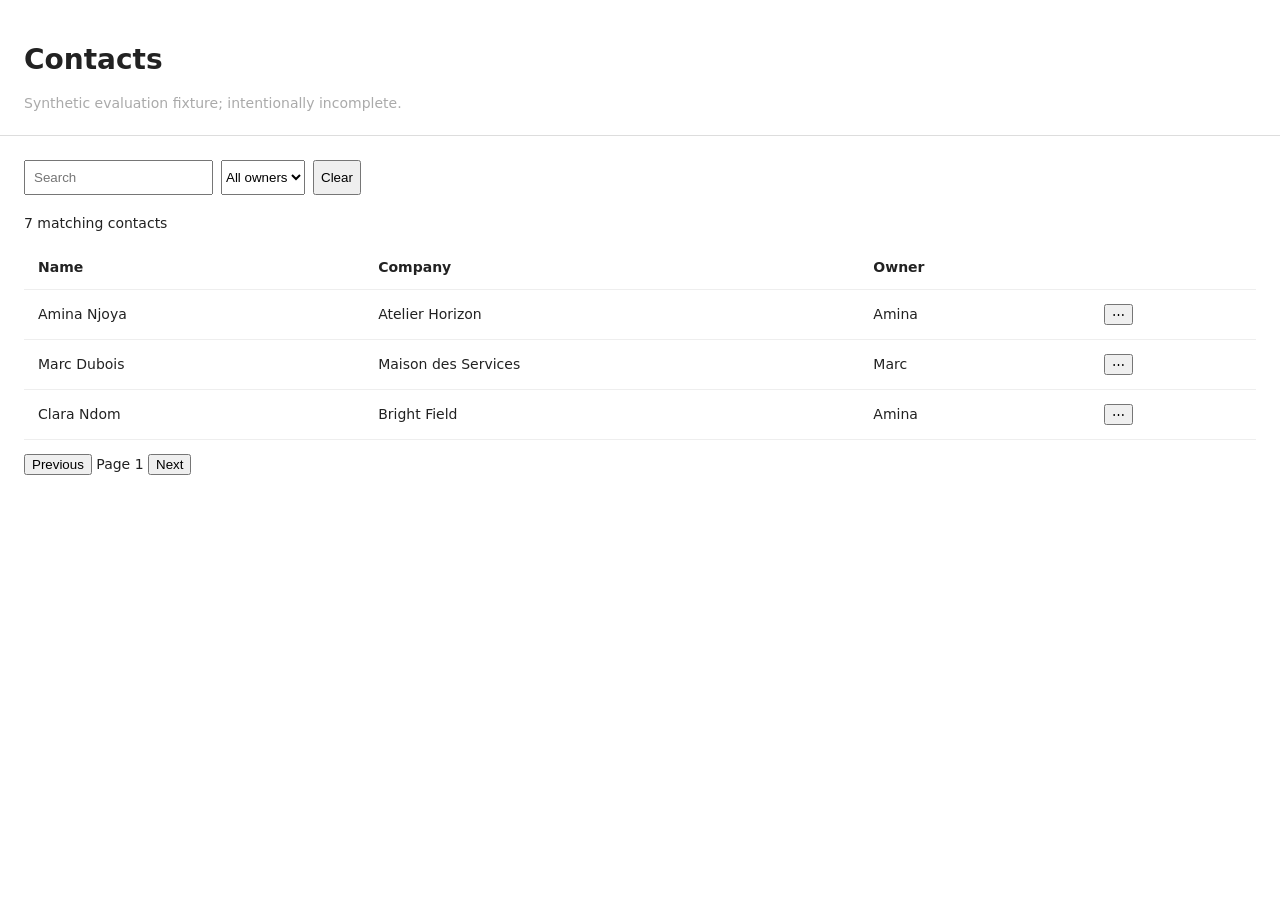
<file: evaluations/fixtures/legacy-crm.html>
<!doctype html>
<html lang="en">
<meta charset="utf-8">
<meta name="viewport" content="width=device-width, initial-scale=1">
<title>Legacy CRM review fixture — synthetic data</title>
<style>
body { margin:0; min-width:1000px; overflow:hidden; font:14px system-ui; color:#222; }
header { padding:24px; border-bottom:1px solid #ddd; }
main { padding:24px; }
.toolbar { display:flex; gap:8px; margin-bottom:20px; }
table { border-collapse:collapse; width:100%; }
td,th { padding:14px; border-bottom:1px solid #eee; text-align:left; }
button { cursor:pointer; }
#editor { position:fixed; inset:100px 20% auto; background:white; border:1px solid #999; padding:32px; display:none; }
input { padding:8px; }
.notice { color:#aaa; }
</style>
<header><h1>Contacts</h1><span class="notice">Synthetic evaluation fixture; intentionally incomplete.</span></header>
<main>
<div class="toolbar"><input id="search" placeholder="Search"><select id="owner"><option value="">All owners</option><option>Amina</option><option>Marc</option></select><button id="clear">Clear</button></div>
<p id="count"></p>
<table><thead><tr><th>Name</th><th>Company</th><th>Owner</th><th></th></tr></thead><tbody id="rows"></tbody></table>
<p><button id="prev">Previous</button> <span id="page"></span> <button id="next">Next</button></p>
<p id="status"></p>
</main>
<div id="editor"><h2>Edit contact</h2><form id="form"><input id="name" required><input id="company"><label><input id="reject" type="checkbox">Simulate failed save</label><button>Save</button><button type="button" id="close">Close</button></form><p id="error"></p></div>
<script>
const contacts = [
{id:1,name:'Amina Njoya',company:'Atelier Horizon',owner:'Amina'},
{id:2,name:'Marc Dubois',company:'Maison des Services',owner:'Marc'},
{id:3,name:'Clara Ndom',company:'Bright Field',owner:'Amina'},
{id:4,name:'Gabriel Essomba',company:'Northern Partners',owner:'Marc'},
{id:5,name:'Salma Bello',company:'Nouvelle Agence',owner:'Amina'},
{id:6,name:'Jean Kouam',company:'Long Company Name With Multiple Divisions',owner:'Marc'},
{id:7,name:'Mireille Fopa',company:'',owner:'Amina'}
];
let page=0, selected=null;
const el=id=>document.getElementById(id);
function render() {
  const matches=contacts.filter(c=>(!el('owner').value||c.owner===el('owner').value)&&c.name.toLowerCase().includes(el('search').value.toLowerCase()));
  el('count').textContent=contacts.length+' matching contacts';
  el('page').textContent='Page '+(page+1);
  el('rows').innerHTML=matches.slice(page*3,page*3+3).map(c=>`<tr><td>${c.name}</td><td>${c.company}</td><td>${c.owner}</td><td><button onclick="edit(${c.id})">⋯</button></td></tr>`).join('');
}
function edit(id) { selected=contacts.find(c=>c.id===id); el('name').value=selected.name; el('company').value=selected.company; el('editor').style.display='block'; }
el('search').oninput=render;
el('owner').onchange=render;
el('clear').onclick=()=>{el('search').value='';el('owner').value='';render();};
el('next').onclick=()=>{page++;render();};
el('prev').onclick=()=>{page=Math.max(0,page-1);render();};
el('close').onclick=()=>el('editor').style.display='none';
el('form').onsubmit=e=>{
  e.preventDefault(); const draft={name:el('name').value,company:el('company').value}; const rejected=el('reject').checked;
  el('status').textContent='Saved'; el('form').reset();
  if(rejected) {el('error').textContent='Save failed. Try again.';return;}
  Object.assign(selected,draft); el('editor').style.display='none'; render();
};
render();
</script>
</html>
</file>
